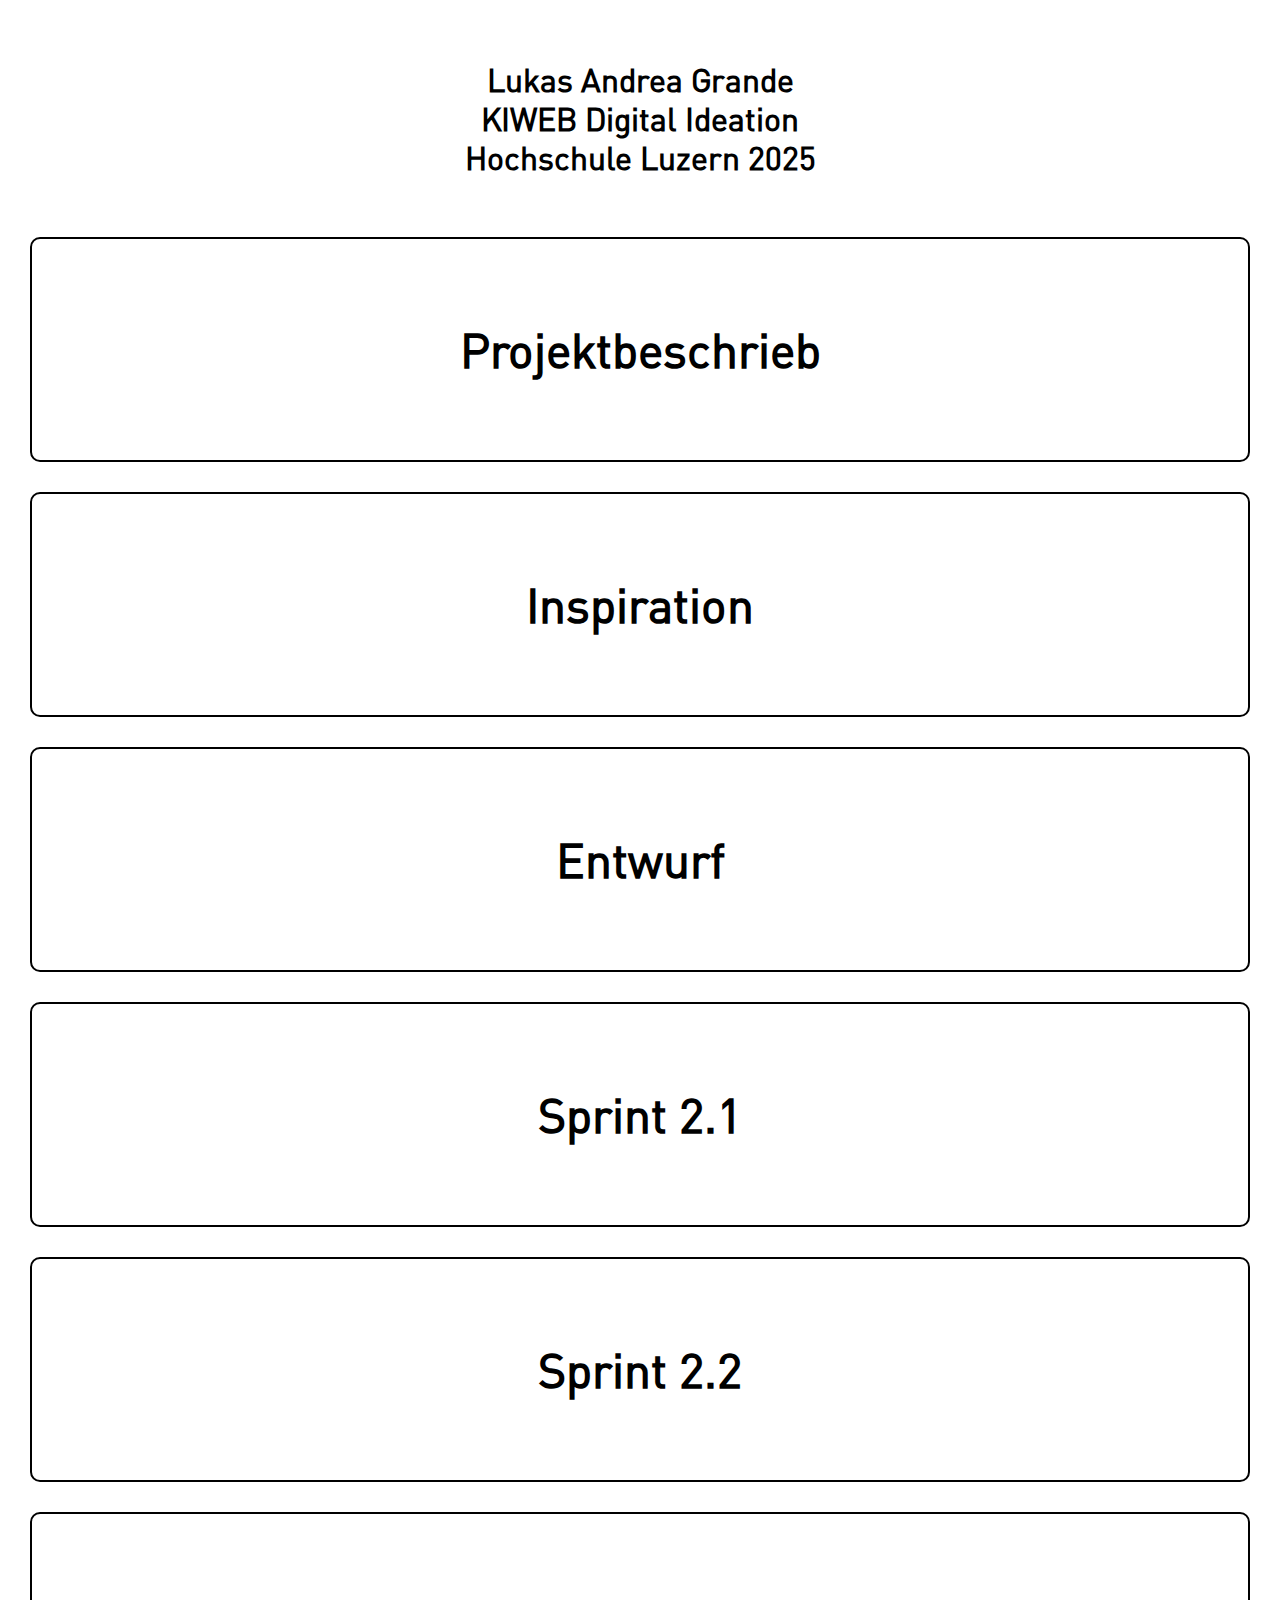
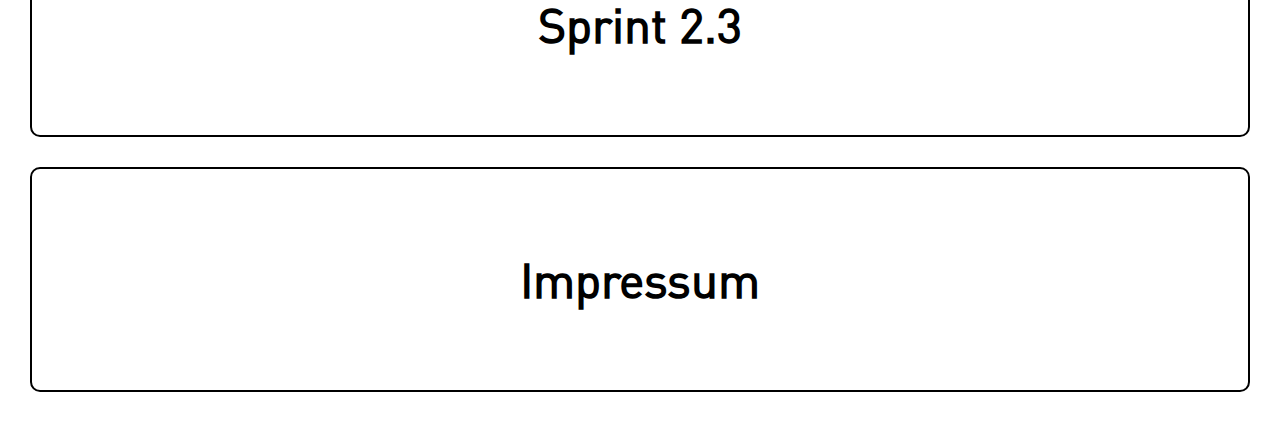
<file: index.html>
<!DOCTYPE html>
<html lang="en">
<head>
  <meta charset="UTF-8">
  <meta name="viewport" content="width=device-width, initial-scale=1.0">
  <link rel="stylesheet" href="styles.css">
  <title>Meine Seite</title>
</head>
<body>

  

  <main>
    <h1 class="title">Lukas Andrea Grande <br>KIWEB Digital Ideation <br>Hochschule Luzern 2025</h1>
        <a href="index_projektbeschrieb.html">
            <section class="content-box">
                <h1>Projektbeschrieb</h1>
            </section>
        </a>

        <a href="index_inspiration.html">
            <section class="content-box">
                <h1>Inspiration</h1>
            </section>
        </a>


    
      <a href="index_sprint_1.html">
          <section class="content-box">
              <h1>Entwurf</h1>
          </section>
      </a>

      <a href="index_sprint_2.1.html">
          <section class="content-box">
              <h1>Sprint 2.1</h1>
          </section>
      </a>

      <a href="index_sprint_2.2.html">
        <section class="content-box">
            <h1>Sprint 2.2</h1>
        </section>
    </a>

    <a href="index_sprint_2.3.html">
        <section class="content-box">
            <h1>Sprint 2.3</h1>
        </section>
    </a>

      <a href="index_impressum.html">
          <section class="content-box">
              <h1>Impressum</h1>
          </section>
      </a>
  </main>

</body>
</html>
</file>
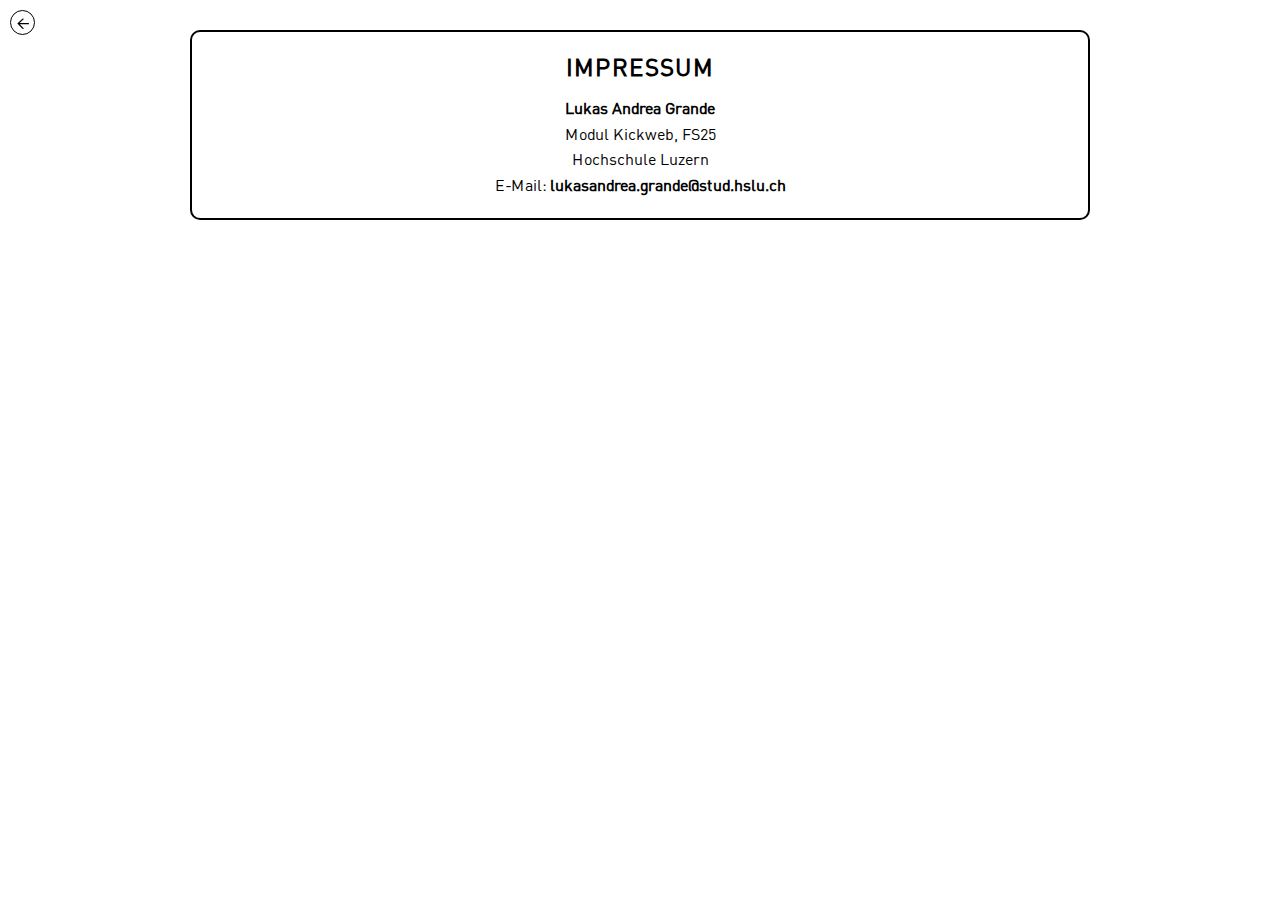
<file: index_impressum.html>
<!DOCTYPE html>
<html lang="en">
<head>
  <meta charset="UTF-8">
  <meta name="viewport" content="width=device-width, initial-scale=1.0">
  <link rel="stylesheet" href="styles_impressum.css">
  <title>Meine Seite</title>
</head>
<a href="index.html" class="back-button"> < </a>
<body>

    <main>
        <div class="content-box">
            <h1>Impressum</h1>
            <p>
                
                <strong>Lukas Andrea Grande</strong><br>
                Modul Kickweb, FS25<br>
                Hochschule Luzern<br>
                E-Mail: <a href="mailto:lukasandrea.grande@stud.hslu.ch">lukasandrea.grande@stud.hslu.ch</a>
            </p>
        </div>
    </main>
    
    
</body>
</html>
</file>
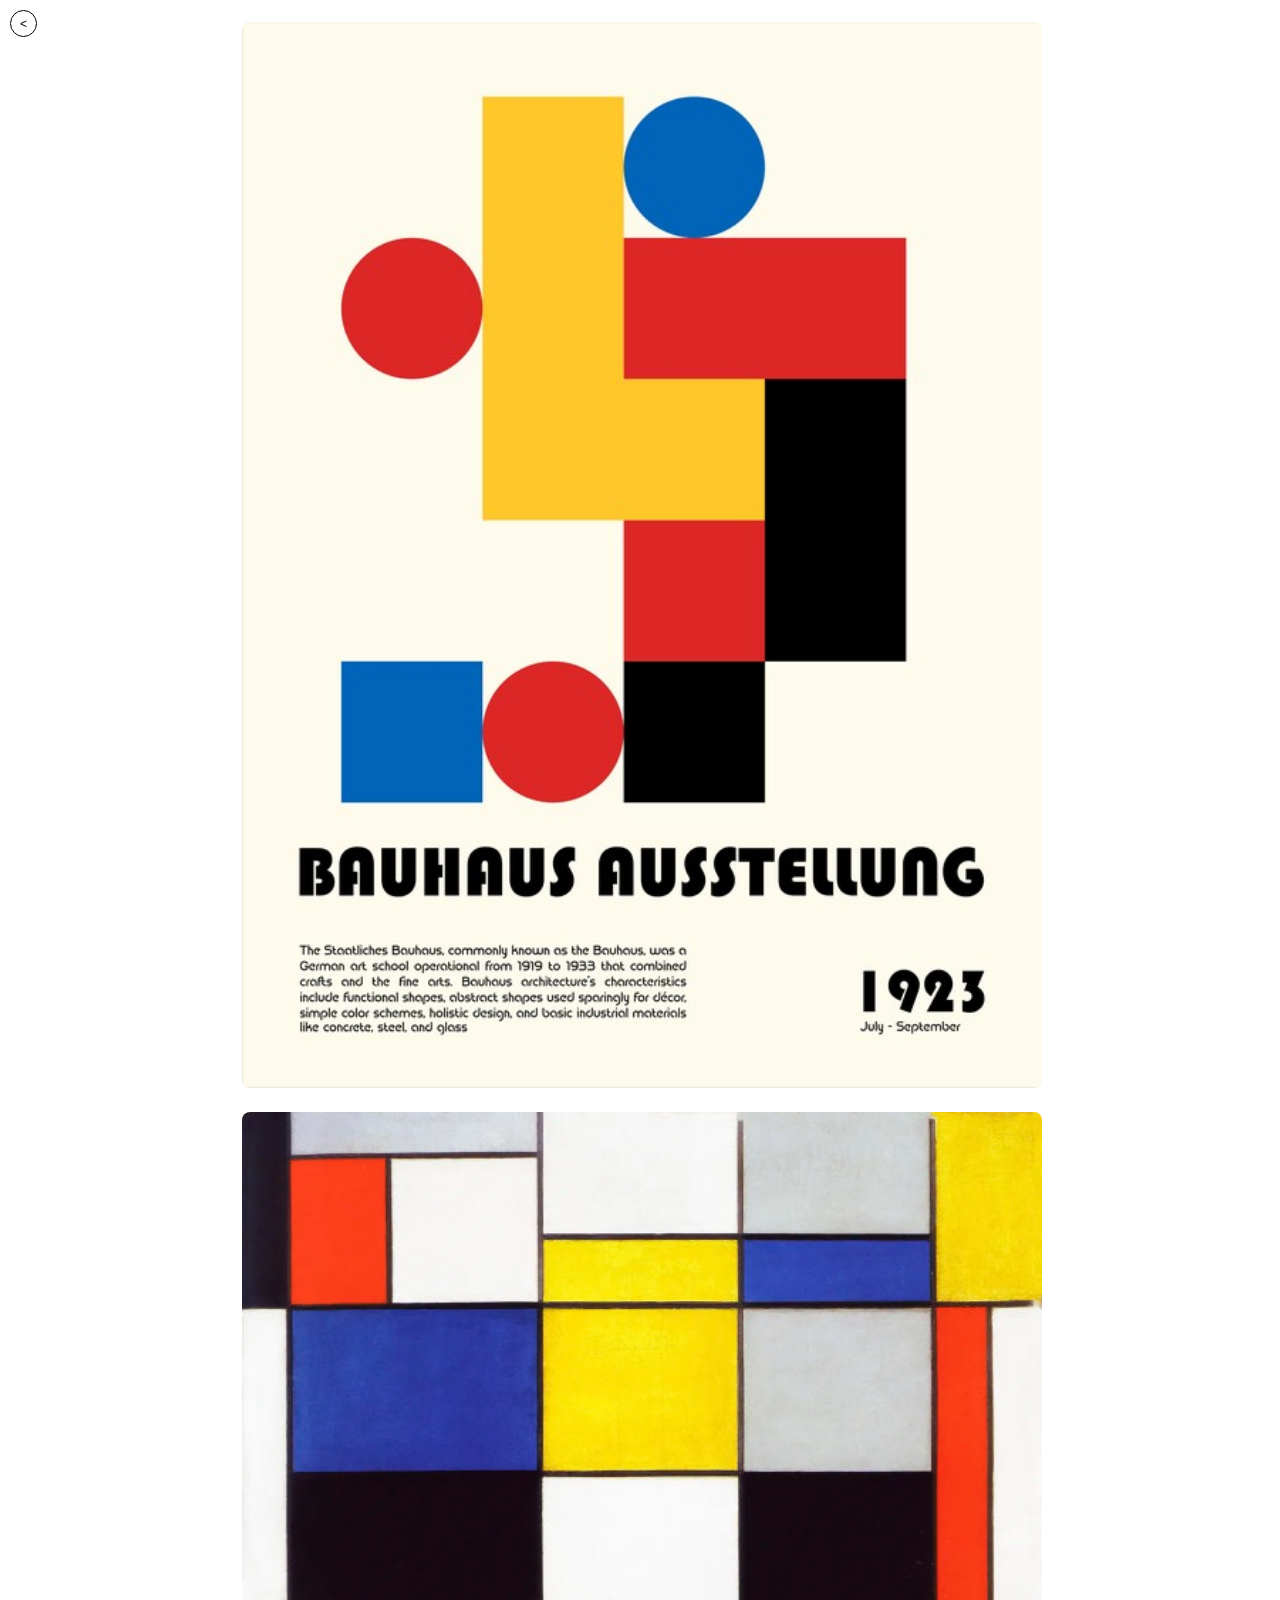
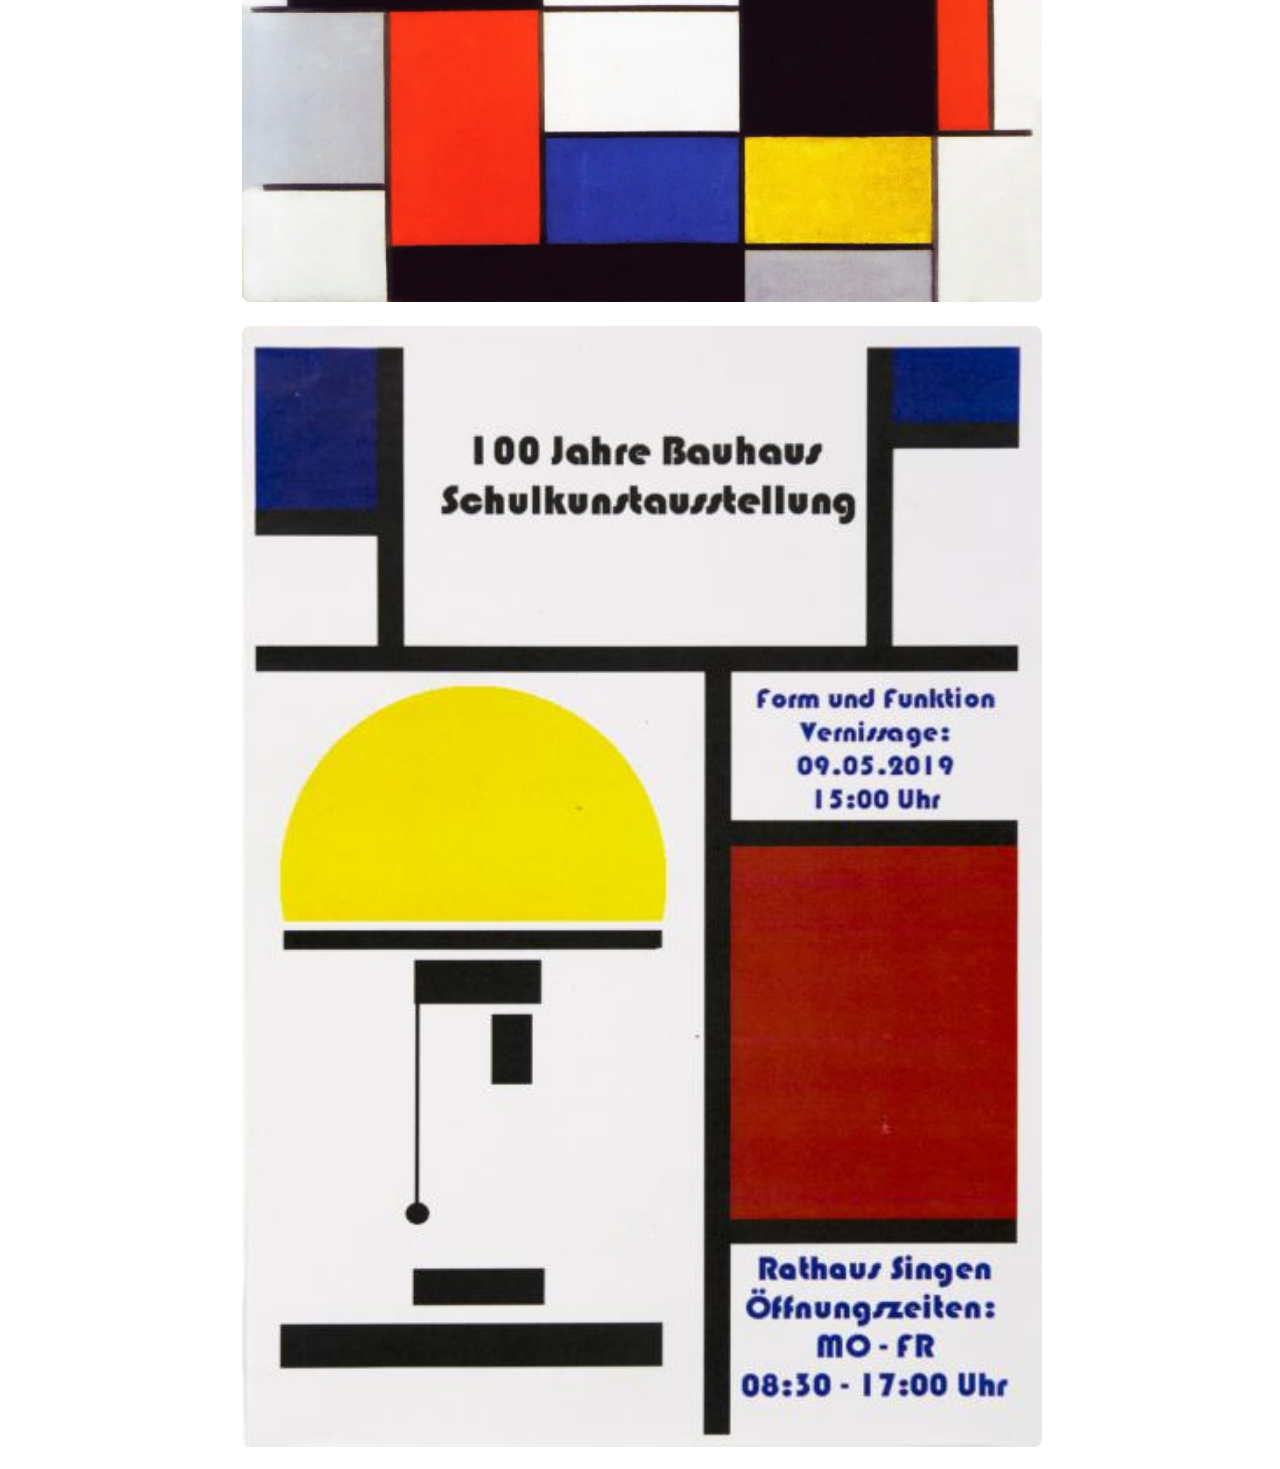
<file: index_inspiration.html>
<!DOCTYPE html>
<html lang="en">
<head>
    <meta charset="UTF-8">
    <meta name="viewport" content="width=device-width, initial-scale=1.0">
    <link rel="stylesheet" href="styles_inspiration.css">
    <title>Inspiration</title>
</head>
<a href="index.html" class="back-button"> < </a>
<body>

    <div class="container">
        <img src="images/inspiration1.jpg" alt="Inspiration 1" class="inspiration-img">
        <img src="images/inspiration2.jpg" alt="Inspiration 2" class="inspiration-img">
        <img src="images/inspiration3.jpg" alt="Inspiration 3" class="inspiration-img">
    </div>

</body>
</html>
</file>
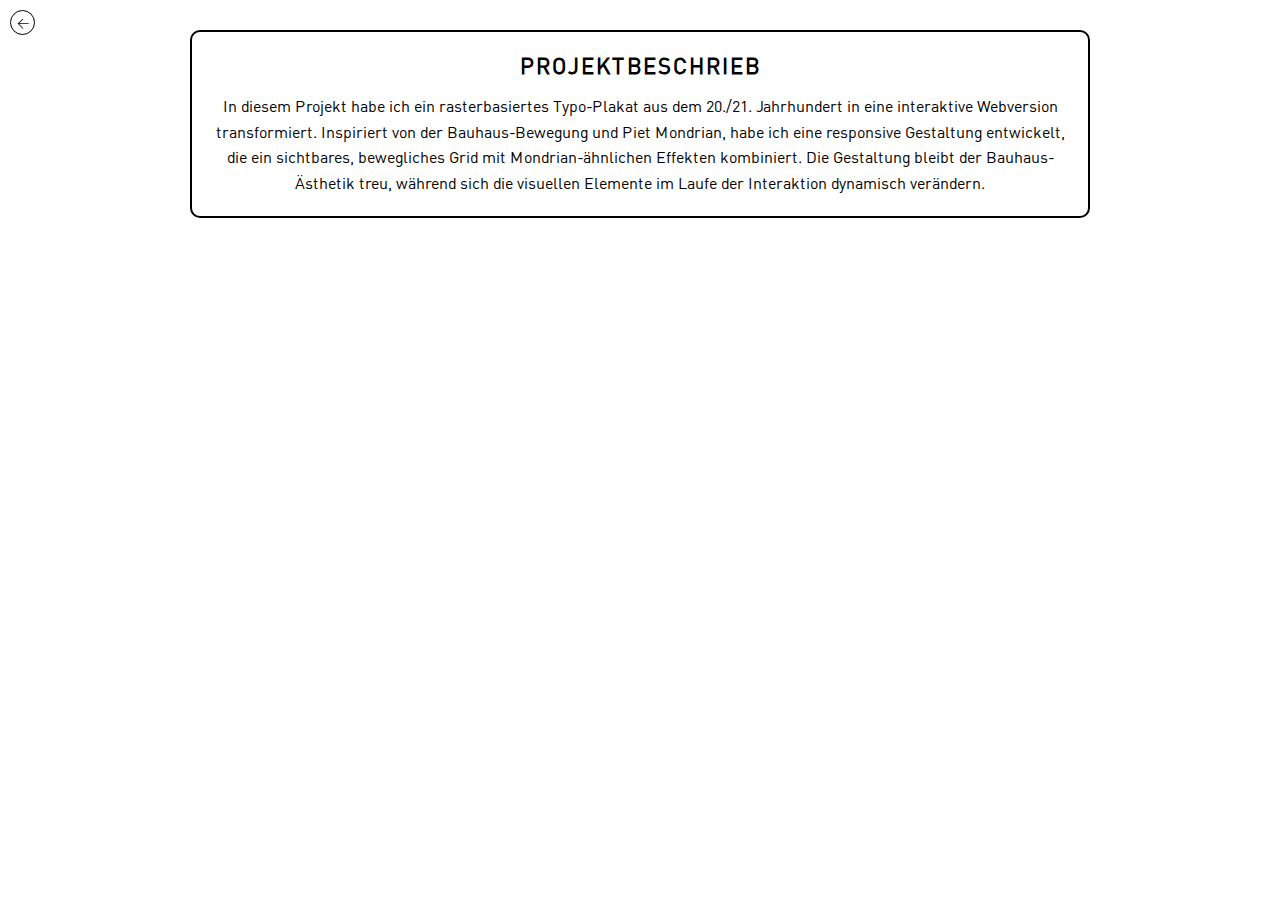
<file: index_projektbeschrieb.html>
<!DOCTYPE html>
<html lang="en">
<head>
  <meta charset="UTF-8">
  <meta name="viewport" content="width=device-width, initial-scale=1.0">
  <link rel="stylesheet" href="styles_projekbeschrieb.css">
  <title>Meine Seite</title>
</head>
<a href="index.html" class="back-button"> < </a>

<body>

  <main>
    <div class="content-box projektbeschreibung">
        <h1>Projektbeschrieb</h1>
        <p>
            In diesem Projekt habe ich ein rasterbasiertes Typo-Plakat aus dem 20./21. Jahrhundert in eine interaktive Webversion transformiert.  
            Inspiriert von der Bauhaus-Bewegung und Piet Mondrian, habe ich eine responsive Gestaltung entwickelt, die ein sichtbares, bewegliches Grid mit Mondrian-ähnlichen Effekten kombiniert.  
            Die Gestaltung bleibt der Bauhaus-Ästhetik treu, während sich die visuellen Elemente im Laufe der Interaktion dynamisch verändern.
        </p>
    </div>

</main>

      


</body>
</html>
</file>
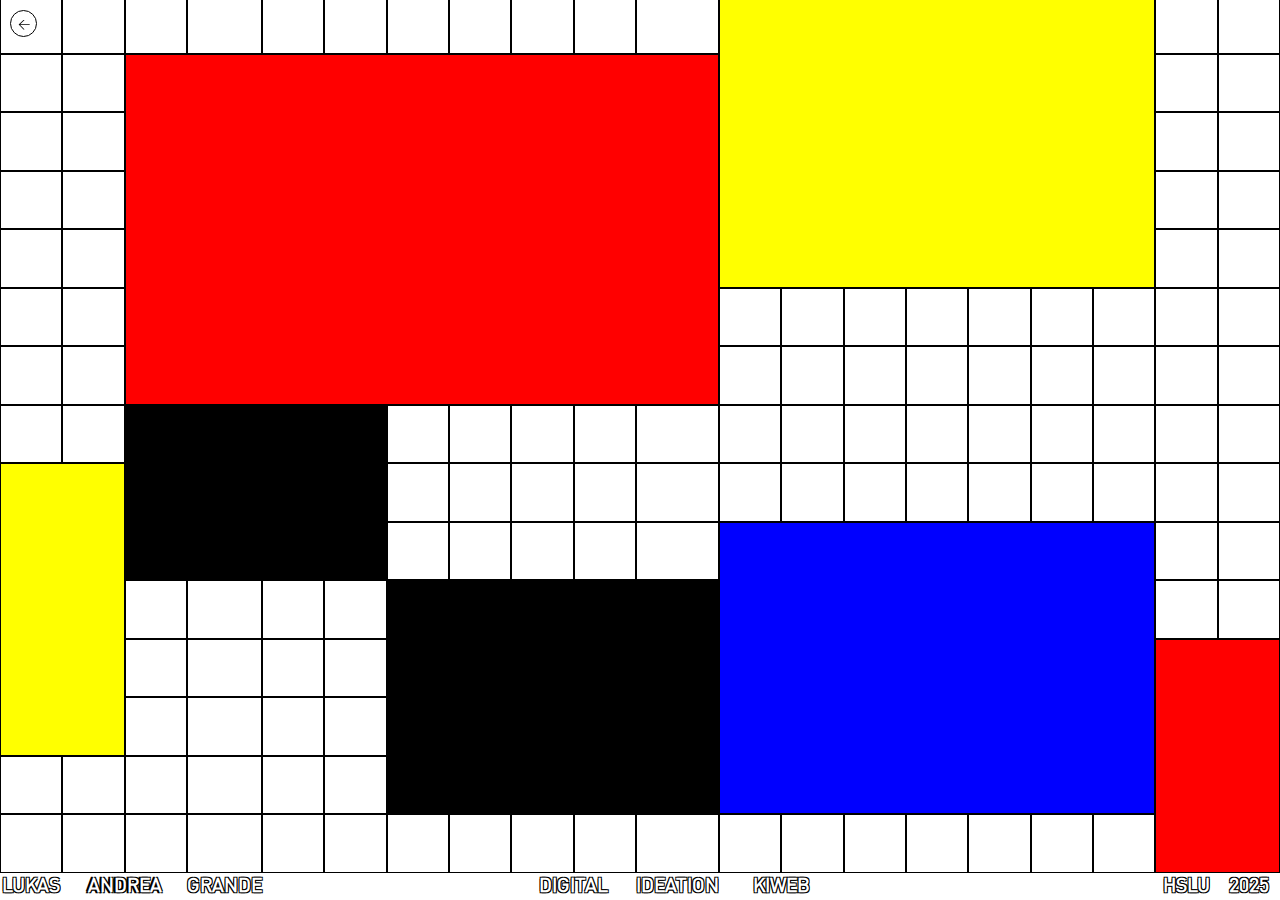
<file: index_sprint_1.html>
<!DOCTYPE html>
<html lang="en">
<head>
    <meta charset="UTF-8">
    <meta name="viewport" content="width=device-width, initial-scale=1.0">
    <title>Grid Layout</title>
    <link rel="stylesheet" href="styles_sprint_1.css">
</head>
<a href="index.html" class="back-button"> < </a>
<body>
    <div class="grid-container">
        <div class="grid"></div>

      
        <div class="word" id="lukas">LUKAS</div>
        <div class="word" id="andrea">ANDREA</div>
        <div class="word" id="grande">GRANDE</div>
        <div class="word" id="digital">DIGITAL</div>
        <div class="word" id="ideation">IDEATION</div>
        <div class="word" id="kiweb">KIWEB</div>
        <div class="word" id="hslu">HSLU</div>
        <div class="word" id="year">2025</div>


        
        
        <div class="colored-section red-bar"></div>
        <div class="colored-section red-bar-2"></div>
        <div class="colored-section blue-bar"></div>
        <div class="colored-section yellow-bar"></div>
        <div class="colored-section yellow-bar-2"></div>
        <div class="colored-section black-block"></div>
        <div class="colored-section black-block-2"></div>
        <div class="colored-section filler-block-1"></div>
        <div class="colored-section filler-block-2"></div>
        <div class="colored-section filler-block-3"></div>
        <div class="colored-section circle-yellow"></div>
        <div class="colored-section circle-blue"></div>
    </div>
    <script src="script_sprint_1.js"></script>
</body>
</html>
</file>
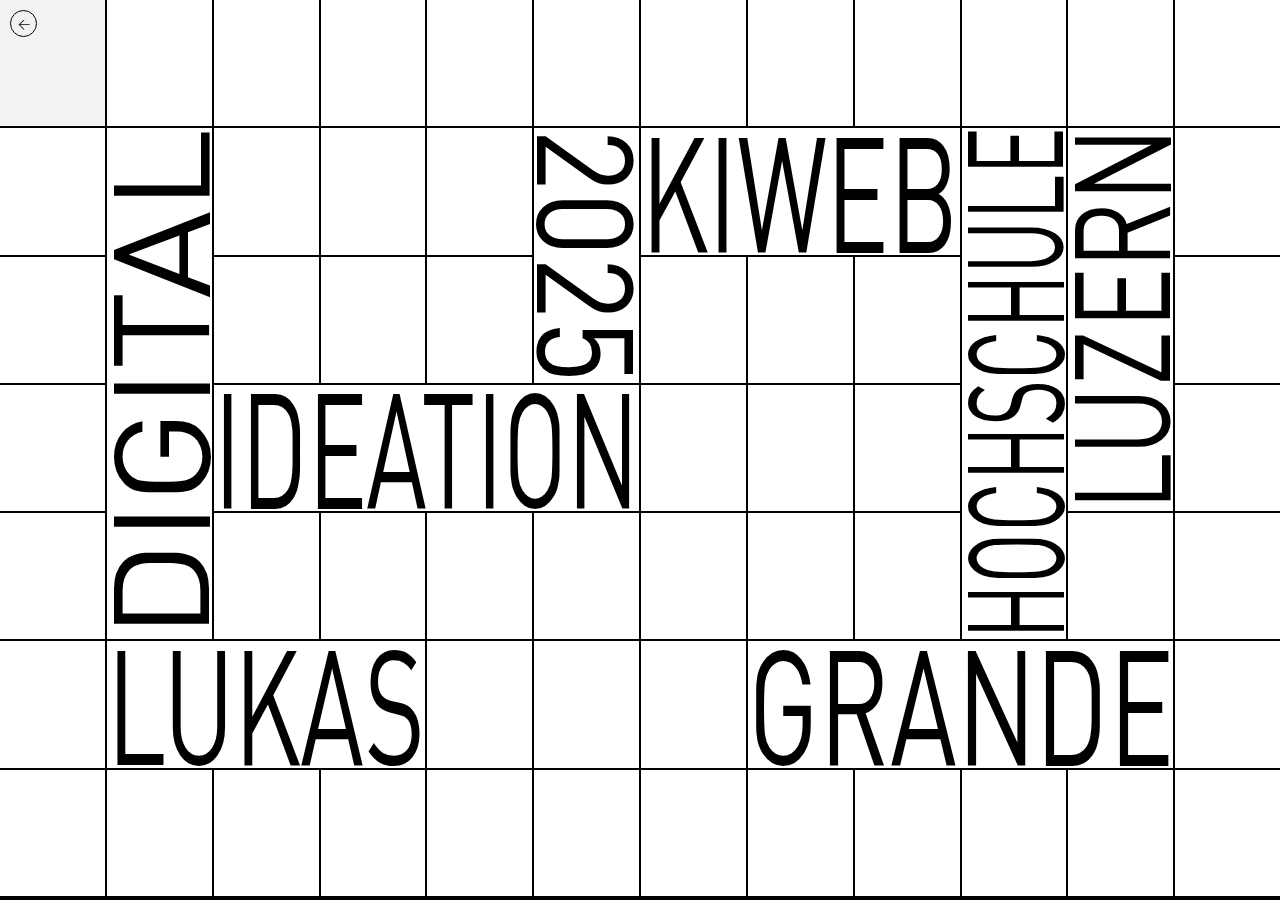
<file: index_sprint_2.1.html>
<!DOCTYPE html>
<html lang="en">
<head>
  <meta charset="UTF-8">
  <meta name="viewport" content="width=device-width, initial-scale=1.0">
  <title>Responsive Grid with Words</title>
  <link rel="stylesheet" href="styles_sprint_2.1.css">
</head>
<a href="index.html" class="back-button"> < </a>

<body>
  

  <div class="grid">
    <!-- You can easily add more cells or modify existing ones here -->
    <div class="cell"></div>
    <div class="cell"></div>
    <div class="cell"></div>
    <div class="cell"></div>
    <div class="cell"></div>
    <div class="cell"></div>
    <div class="cell"></div>
    <div class="cell"></div>
    <div class="cell"></div>
    <div class="cell"></div>
    <div class="cell"></div>
    <div class="cell"></div>
    <div class="cell"></div>
    <div class="cell"><span class="rotated-text">DIGITAL</span></div>
    <div class="cell"></div>
    <div class="cell"></div>
    <div class="cell"></div>
    <div class="cell"><span class="rotated-text2">2025</span></div>
    <div class="cell"><span class="non-rotated-text">KIWEB</span></div>
    <div class="cell"><span class="rotated-text">HOCHSCHULE</span></div>
    <div class="cell"><span class="rotated-text">LUZERN</span></div>
    <div class="cell"></div>
    <div class="cell"></div>
    <div class="cell"></div>
    <div class="cell"></div>
    <div class="cell"></div>
    <div class="cell"></div>
    <div class="cell"></div>
    <div class="cell"></div>
    <div class="cell"></div>
    <div class="cell"></div>
    <div class="cell"><span class="non-rotated-text">IDEATION</span></div>
    <div class="cell"></div>
    <div class="cell"></div>
    <div class="cell"></div>
    <div class="cell"></div>
    <div class="cell"></div>
    <div class="cell"></div>
    <div class="cell"></div>
    <div class="cell"></div>
    <div class="cell"></div>
    <div class="cell"></div>
    <div class="cell"></div>
    <div class="cell"></div>
    <div class="cell"></div>
    <div class="cell"></div>
    <div class="cell"></div>
    <div class="cell"><span class="non-rotated-text">LUKAS</span></div>
    <div class="cell"></div>
    <div class="cell"></div>
    <div class="cell"></div>
    <div class="cell"><span class="non-rotated-text">GRANDE</span></div>
    <div class="cell"></div>
    <div class="cell"></div>
    <div class="cell"></div>
    <div class="cell"></div>
    <div class="cell"></div>
    <div class="cell"></div>
    <div class="cell"></div>
    <div class="cell"></div>
    <div class="cell"></div>
    <div class="cell"></div>
    <div class="cell"></div>
    <div class="cell"></div>
    <div class="cell"></div>
    <div class="cell"></div>
    <div class="cell"></div>
    <div class="cell"></div>
    <div class="cell"></div>
    <div class="cell"></div>
    <div class="cell"></div>
    <div class="cell"></div>
    <div class="cell"></div>
    <div class="cell"></div>
    <div class="cell"></div>
    <div class="cell"></div>
    <div class="cell"></div>
    <div class="cell"></div>
    <div class="cell"></div>
    <div class="cell"></div>
    <div class="cell"></div>
    <div class="cell"></div>
    <div class="cell"></div>
    <div class="cell"></div>
    <div class="cell"></div>
  </div>


  

  <script src="script_sprint_2.1.js"></script>
</body>
</html>
</file>
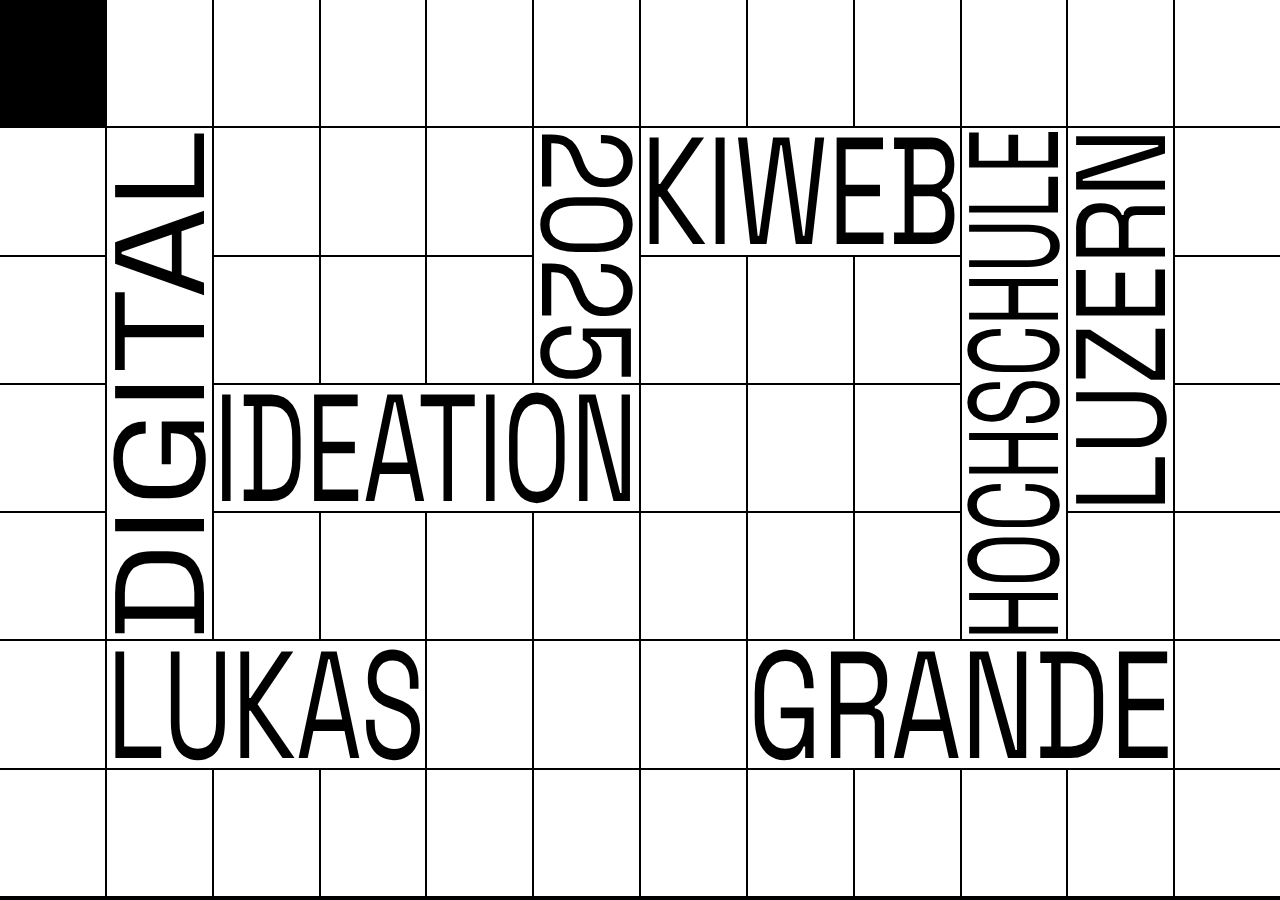
<file: index_sprint_2.2.html>
<!DOCTYPE html>
<html lang="en">
<head>
  <meta charset="UTF-8">
  <meta name="viewport" content="width=device-width, initial-scale=1.0">
  <title>Responsive Grid with Words</title>
  <link rel="stylesheet" href="styles_sprint_2.2.css">
</head>
<a href="index.html" class="back-button"> < </a>

<body>
  
  
  <div class="grid">
    <!-- You can easily add more cells or modify existing ones here -->
    <div class="cell"></div>
    <div class="cell"></div>
    <div class="cell"></div>
    <div class="cell"></div>
    <div class="cell"></div>
    <div class="cell"></div>
    <div class="cell"></div>
    <div class="cell"></div>
    <div class="cell"></div>
    <div class="cell"></div>
    <div class="cell"></div>
    <div class="cell"></div>
    <div class="cell"></div>
    <div class="cell"><span class="rotated-text">DIGITAL</span></div>
    <div class="cell"></div>
    <div class="cell"></div>
    <div class="cell"></div>
    <div class="cell"><span class="rotated-text2">2025</span></div>
    <div class="cell"><span class="non-rotated-text">KIWEB</span></div>
    <div class="cell"><span class="rotated-text">HOCHSCHULE</span></div>
    <div class="cell"><span class="rotated-text">LUZERN</span></div>
    <div class="cell"></div>
    <div class="cell"></div>
    <div class="cell"></div>
    <div class="cell"></div>
    <div class="cell"></div>
    <div class="cell"></div>
    <div class="cell"></div>
    <div class="cell"></div>
    <div class="cell"></div>
    <div class="cell"></div>
    <div class="cell"><span class="non-rotated-text">IDEATION</span></div>
    <div class="cell"></div>
    <div class="cell"></div>
    <div class="cell"></div>
    <div class="cell"></div>
    <div class="cell"></div>
    <div class="cell"></div>
    <div class="cell"></div>
    <div class="cell"></div>
    <div class="cell"></div>
    <div class="cell"></div>
    <div class="cell"></div>
    <div class="cell"></div>
    <div class="cell"></div>
    <div class="cell"></div>
    <div class="cell"></div>
    <div class="cell"><span class="non-rotated-text">LUKAS</span></div>
    <div class="cell"></div>
    <div class="cell"></div>
    <div class="cell"></div>
    <div class="cell"><span class="non-rotated-text">GRANDE</span></div>
    <div class="cell"></div>
    <div class="cell"></div>
    <div class="cell"></div>
    <div class="cell"></div>
    <div class="cell"></div>
    <div class="cell"></div>
    <div class="cell"></div>
    <div class="cell"></div>
    <div class="cell"></div>
    <div class="cell"></div>
    <div class="cell"></div>
    <div class="cell"></div>
    <div class="cell"></div>
    <div class="cell"></div>
    <div class="cell"></div>
    <div class="cell"></div>
    <div class="cell"></div>
    <div class="cell"></div>
    <div class="cell"></div>
    <div class="cell"></div>
    <div class="cell"></div>
    <div class="cell"></div>
    <div class="cell"></div>
    <div class="cell"></div>
    <div class="cell"></div>
    <div class="cell"></div>
    <div class="cell"></div>
    <div class="cell"></div>
    <div class="cell"></div>
    <div class="cell"></div>
    <div class="cell"></div>
    <div class="cell"></div>
    <div class="cell"></div>
  </div>


  

  <script src="script_sprint_2.2.js"></script>
</body>
</html>
</file>
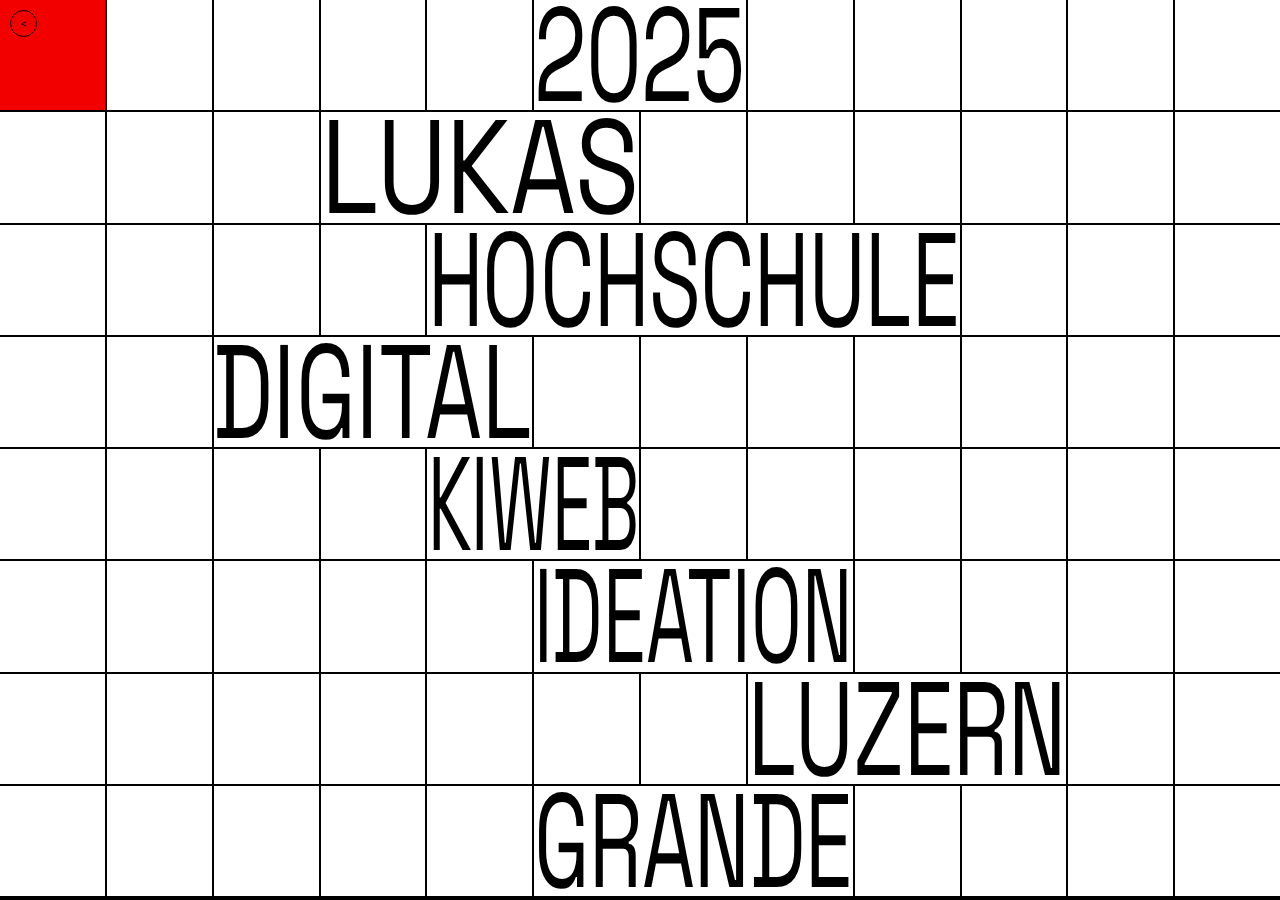
<file: index_sprint_2.3.html>
<!DOCTYPE html>
<html lang="en">
<head>
  <meta charset="UTF-8">
  <meta name="viewport" content="width=device-width, initial-scale=1.0">
  <title>Responsive Grid with Words</title>
  <link rel="stylesheet" href="styles_sprint_2.3.css">
</head>
<a href="index.html" class="back-button"> < </a>

<body>
  
  
  <div class="grid">
    <!-- You can easily add more cells or modify existing ones here -->
    <div class="cell"></div>
    <div class="cell"></div>
    <div class="cell"></div>
    <div class="cell"></div>
    <div class="cell"></div>
    <div class="cell"><span class="non-rotated-text">2025 </span></div>
    <div class="cell"></div>
    <div class="cell"></div>
    <div class="cell"></div>
    <div class="cell"></div>
    <div class="cell"></div>
    <div class="cell"></div>
    <div class="cell"></div>
    <div class="cell"></div>
    <div class="cell"><span class="non-rotated-text">LUKAS</span></div>
    <div class="cell"></div>
    <div class="cell"></div>
    <div class="cell"></div>
    <div class="cell"></div>
    <div class="cell"></div>
    <div class="cell"></div>
    <div class="cell"></div>
    <div class="cell"></div>
    <div class="cell"></div>
    <div class="cell"></div>
    <div class="cell"><span class="non-rotated-text">HOCHSCHULE </span></div>
    <div class="cell"></div>
    <div class="cell"></div>
    <div class="cell"></div>
    <div class="cell"></div>
    <div class="cell"></div>
    <div class="cell"><span class="non-rotated-text">DIGITAL</span></div>
    <div class="cell"></div>
    <div class="cell"></div>
    <div class="cell"></div>
    <div class="cell"></div>
    <div class="cell"></div>
    <div class="cell"></div>
    <div class="cell"></div>
    <div class="cell"></div>
    <div class="cell"></div>
    <div class="cell"></div>
    <div class="cell"></div>
    <div class="cell"><span class="non-rotated-text">KIWEB </span></div>
    <div class="cell"></div>
    <div class="cell"></div>
    <div class="cell"></div>
    <div class="cell"></div>
    <div class="cell"></div>
    <div class="cell"></div>
    <div class="cell"></div>
    <div class="cell"></div>
    <div class="cell"></div>
    <div class="cell"></div>
    <div class="cell"></div>
    <div class="cell"><span class="non-rotated-text">IDEATION </span></div>
    <div class="cell"></div>
    <div class="cell"></div>
    <div class="cell"></div>
    <div class="cell"></div>
    <div class="cell"></div>
    <div class="cell"></div>
    <div class="cell"></div>
    <div class="cell"></div>
    <div class="cell"></div>
    <div class="cell"></div>
    <div class="cell"></div>
    <div class="cell"><span class="non-rotated-text">LUZERN </span></div>
    <div class="cell"></div>
    <div class="cell"></div>
    <div class="cell"></div>
    <div class="cell"></div>
    <div class="cell"></div>
    <div class="cell"></div>
    <div class="cell"></div>
    <div class="cell"><span class="non-rotated-text">GRANDE </span></div>
    <div class="cell"></div>
    <div class="cell"></div>
    <div class="cell"></div>
    <div class="cell"></div>
    <div class="cell"></div>
    <div class="cell"></div>
    <div class="cell"></div>
    <div class="cell"></div>
    <div class="cell"></div>
    <div class="cell"></div>
    <div class="cell"></div>
    <div class="cell"></div>
    <div class="cell"></div>
    <div class="cell"></div>
    <div class="cell"></div>
    <div class="cell"></div>
    <div class="cell"></div>
    <div class="cell"></div>
    <div class="cell"></div>
    <div class="cell"></div>
    <div class="cell"></div>
  </div>


  

  <script src="script_sprint_2.3.js"></script>
</body>
</html>
</file>
<file: styles.css>
* {
    margin: 0;
    padding: 0;
    box-sizing: border-box;
}

body {
    display: flex;
    flex-direction: column;
    align-items: center;
    justify-content: center;
    font-family: DIN, sans-serif;
    background: white;
    color: white;
    min-height: 10vh;
}
.title {
    font-size: 32px;
    font-weight: bold;
    text-align: center;
    padding: 30px;
    color: black;
}


main {
    width: 100%;
    display: flex;
    flex-direction: column;
    align-items: center;
    gap: 30px;
    padding: 30px;
}

.content-box {
    width: 100%;
    height: 25vh;
    background: white;
    display: flex;
    align-items: center;
    justify-content: center;
    border-radius: 10px;
    text-align: center;
    font-size: 24px;
    transition: 0.3s ease-in-out;
    border: 2px solid black;
    color: black;
}

.content-box:hover {
    background: rgba(255, 255, 255, 0.2);
    transform: scale(1.02);
    border-color: red; /* Hover-Effekt */
}

a {
    text-decoration: none;
    width: 100%;
    display: flex;
    justify-content: center;
}



@font-face {
    font-family: 'DIN';
    src: url(Fonts/DIN-Regular.woff2) format("woff2"),
         url(Fonts/DIN-Regular.woff) format("woff");
    font-weight: normal;
    font-style: normal;
}
</file>
<file: styles_impressum.css>
* {
    margin: 0;
    padding: 0;
    box-sizing: border-box;
}

body {
    display: flex;
    flex-direction: column;
    align-items: center;
    justify-content: center;
    font-family: 'DIN', sans-serif;
    background: white;
    color: black;
    min-height: 10vh;
}

main {
    width: 100%;
    display: flex;
    flex-direction: column;
    align-items: center;
    gap: 30px;
    padding: 30px;
}

.content-box {
    width: 100%;
    max-width: 100vh;
    height: auto;
    background: white;
    display: flex;
    flex-direction: column;
    align-items: center;
    justify-content: center;
    border-radius: 10px;
    text-align: center;
    font-size: 20px;
    border: 2px solid black;
    color: black;
    padding: 20px;
}

h1 {
    font-size: 24px;
    text-transform: uppercase;
    letter-spacing: 2px;
    margin-bottom: 15px;
    color: black;
}

p {
    font-size: 16px;
    line-height: 1.6;
}

a {
    color: black;
    text-decoration: none;
    font-weight: bold;
}

a:hover {
    text-decoration: underline;
    color: red;
}

@font-face {
    font-family: 'DIN';
    src: url(Fonts/DIN-Regular.woff2) format("woff2"),
         url(Fonts/DIN-Regular.woff) format("woff");
    font-weight: normal;
    font-style: normal;
}

.back-button {
    position: fixed;
    top: 10px;
    left: 10px;
    width: 25px;
    height: 25px;
    background: transparent;
    border: 1px solid black;
    color: black;
    display: flex;
    align-items: center;
    justify-content: center;
    font-size: 12px;
    text-decoration: none;
    border-radius: 50%;
    transition: 0.3s;
    z-index: 1000; /* Damit er immer sichtbar bleibt */
}

.back-button:hover {
    border: 1px solid red;
}
</file>
<file: styles_inspiration.css>
body {
    margin: 0;
    padding: 0;
    background-color: white;
    font-family: 'DIN', sans-serif;
    display: flex;
    flex-direction: column;
    align-items: center;
}

.container {
    width: 100%;
    max-width: 800px;
    display: flex;
    flex-direction: column;
    gap: 20px;
    padding: 20px 0;
}

.inspiration-img {
    width: 100%;
    height: auto;
    border-radius: 10px;
    border: 2px solid white;
}
.back-button {
    position: fixed;
    top: 10px;
    left: 10px;
    width: 25px;
    height: 25px;
    background: transparent;
    border: 1px solid black;
    color: black;
    display: flex;
    align-items: center;
    justify-content: center;
    font-size: 12px;
    text-decoration: none;
    border-radius: 50%;
    transition: 0.3s;
    z-index: 1000; /* Damit er immer sichtbar bleibt */
}

.back-button:hover {
    border: 1px solid red;
}
</file>
<file: styles_projekbeschrieb.css>
* {
    margin: 0;
    padding: 0;
    box-sizing: border-box;
}

body {
    display: flex;
    flex-direction: column;
    align-items: center;
    justify-content: center;
    font-family: 'DIN', sans-serif;
    background: white;
    color: black;
    min-height: 10vh;
}

main {
    width: 100%;
    display: flex;
    flex-direction: column;
    align-items: center;
    gap: 30px;
    padding: 30px;
}

.content-box {
    width: 100%;
    max-width: 100vh;
    height: auto;
    background: white;
    display: flex;
    flex-direction: column;
    align-items: center;
    justify-content: center;
    border-radius: 10px;
    text-align: center;
    font-size: 20px;
    border: 2px solid black;
    color: black;
    padding: 20px;
}



h1 {
    font-size: 22px;
    text-transform: uppercase;
    letter-spacing: 2px;
    margin-bottom: 15px;
    color: black;
}

p {
    font-size: 16px;
    line-height: 1.6;
}

@font-face {
    font-family: 'DIN';
    src: url(Fonts/DIN-Regular.woff2) format("woff2"),
         url(Fonts/DIN-Regular.woff) format("woff");
    font-weight: normal;
    font-style: normal;
}
.back-button {
    position: fixed;
    top: 10px;
    left: 10px;
    width: 25px;
    height: 25px;
    background: transparent;
    border: 1px solid black;
    color: black;
    display: flex;
    align-items: center;
    justify-content: center;
    font-size: 12px;
    text-decoration: none;
    border-radius: 50%;
    transition: 0.3s;
    z-index: 1000; /* Damit er immer sichtbar bleibt */
}

.back-button:hover {
    border: 1px solid red;
}
</file>
<file: styles_sprint_1.css>
body {
    margin: 0;
    padding: 0;
    overflow: hidden;
    font-family: 'DIN', sans-serif;
    background-color: white;
    width: 100vw;
    height: 99vh;
    display: flex;
    justify-content: center;
    align-items: center;
    
}
@font-face {
    font-family: 'DIN';
    src: url(Fonts/DIN-Regular.woff2) format("woff2"),
         url(Fonts/DIN-Regular.woff) format("woff");
    font-weight: normal;
    font-style: normal;
}

.grid-container {
    width: 100vw;
    height: 100vh;
    display: grid;
    grid-template-columns: repeat(20, 1fr);
    grid-template-rows: repeat(15, 1fr);
    position: relative;
}

.grid {
    display: contents; /* Makes grid cells part of the main grid */
}

.grid div {
    border: 0.1vw solid black;
}

/* Words & Sections inside Grid */
.word, .colored-section {
    display: flex;
    align-items: center;
    justify-content: center;
    font-size: clamp(1vw, 1.5vw, 2.5vw);
    font-weight: bold;
    color: white;
    text-shadow: -0.1vw -0.1vw 0 black, 0.1vw -0.1vw 0 black, -0.1vw 0.1vw 0 black, 0.1vw 0.1vw 0 black;
}


#lukas {grid-column: 1; }
#andrea {grid-column: 2/4;}
#grande {grid-column: 4/5;}
#digital {grid-column: 9/11;}
#ideation {grid-column: 11/12;}
#kiweb {grid-column: 12/14;}
#hslu {grid-column: 19;}
#year {grid-column: 20;}

.red-bar { background-color: red; grid-column: 3/12; grid-row:2/8;border: 0.1vw solid black; }
.red-bar-2{ background-color: red; grid-column: 19/21; grid-row:12/16;border: 0.1vw solid black; }
.blue-bar { background-color: blue; grid-column: 12 / 19; grid-row: 10 / 15; border: 0.1vw solid black;}
.yellow-bar { background-color: yellow; grid-column: 12/19; grid-row: 1/6; border: 0.1vw solid black; }
.yellow-bar-2 { background-color: yellow; grid-column: 1/3; grid-row: 9/14; border: 0.1vw solid black; }
.black-block { background-color: black; grid-column: 3/7 ; grid-row: 8/11; z-index: 1;}
.black-block-2 { background-color: black; grid-column: 7/12 ; grid-row:11/15;}


@media (max-width: 1200px) {
    .grid-container {
        grid-template-columns: repeat(18, 1fr);
        grid-template-rows: repeat(12, 1fr);
    }
    #lukas {grid-column: 1; }
    #andrea {grid-column: 2/4;}
    #grande {grid-column: 4/5;}
    #digital {grid-column: 9/10;}
    #ideation {grid-column: 11/12;}
    #kiweb {grid-column: 13/14;}
    #hslu {grid-column: 17;}
    #year {grid-column: 18;}
    
    .red-bar { background-color: red; grid-column: 8/3 ; grid-row: 6/8;border: 0.1vw solid black; }
.red-bar-2{ background-color: red; grid-column: 8; grid-row: 10/13;border: 0.1vw solid black; }
.blue-bar { background-color: blue; grid-column: 9/15; grid-row: 10/13; border: 0.1vw solid black;}
.yellow-bar { background-color: yellow; grid-column: 2/6; grid-row: 3/6; border: 0.1vw solid black; }
.yellow-bar-2 { background-color: yellow; grid-column: 13/15; grid-row: 6/10; border: 0.1vw solid black; }
.black-block { background-color: black; grid-column: 4/10; grid-row:8/10; z-index: 1;}
.black-block-2 { background-color: black; grid-column: 13/15 ; grid-row:4/6;}
    
    
}

@media (max-width: 768px) {
    .grid-container {
        grid-template-columns: repeat(13, 1fr);
        grid-template-rows: repeat(8, 1fr);
    }
    #lukas {grid-column: 1; }
    #andrea {grid-column: 2;}
    #grande {grid-column: 3;}
    #digital {grid-column: 7;}
    #ideation {grid-column: 8;}
    #kiweb {grid-column: 11;}
    #hslu {grid-column: 12;}
    #year {grid-column: 13;}

    .red-bar { background-color: red; grid-column: 5/9; grid-row: 1;border: 0.1vw solid black; }
    .red-bar-2{ background-color: red; grid-column: 4/6; grid-row: 6/8;border: 0.1vw solid black; }
    .blue-bar { background-color: blue; grid-column: 10/6 ; grid-row: 6/8; border: 0.1vw solid black;}
    .yellow-bar { background-color: yellow; grid-column: 3/7; grid-row: 2/6; border: 0.1vw solid black; }
    .yellow-bar-2 { background-color: yellow; grid-column: 15/17; grid-row: 6/10; border: 0.1vw solid black; }
    .black-block { background-color: black; grid-column: 3/8; grid-row:8; z-index: 1;}
    .black-block-2 { background-color: black; grid-column: 7/9 ; grid-row:2/4;}

}
.back-button {
    position: fixed;
    top: 10px;
    left: 10px;
    width: 25px;
    height: 25px;
    background: transparent;
    border: 1px solid black;
    color: black;
    display: flex;
    align-items: center;
    justify-content: center;
    font-size: 12px;
    text-decoration: none;
    border-radius: 50%;
    transition: 0.3s;
    z-index: 1000; /* Damit er immer sichtbar bleibt */
}

.back-button:hover {
    border: 1px solid red;
}
</file>
<file: styles_sprint_2.1.css>
html, body {
    height: 100%;
    width: 100%;
    margin: 0;
    padding: 0;
    background: #ffffff;
    overflow: hidden
}

body {
    display: grid;
    place-content: center;
    text-align: center;
    font-family: DIN;
    overflow: hidden;
}




@font-face {
    font-family: 'DIN';
    src: url(Fonts/DIN-Regular.woff2) format("woff2"),
         url(Fonts/DIN-Regular.woff) format("woff");
    font-weight: normal;
    font-style: normal;
}


.warning {
    display: none;
}

.grid {
    display: grid;
    grid-template-columns: repeat(12, 1fr); /* Initial grid setup with 12 columns */
    grid-template-rows: repeat(7, 1fr);    /* Initial grid setup with 7 rows */
    align-items: stretch;
    justify-items: stretch;
    background: #000000;
    width: 100vw;
    height: 100vh;
    gap: 2px;
    
    animation: animate-columns 25s ease-in-out infinite;
    animation-delay: 1.5s;

    
    will-change: grid-template-columns, grid-template-rows; /* Hint for optimization */
}


.grid > * {
    width: 100%;
    height: 100%;
    background: rgb(255, 255, 255);
    display: flex;
    justify-content: center;
    align-items: center;
    color: rgb(0, 0, 0);
    overflow: hidden;
   
}

/* Base cell styling with flip transition */
.cell {
    transition: transform 0.6s, background-color 0.6s;
    cursor: pointer;
}

/* Hover effect for background color change */
.cell:hover {
    filter: brightness(0.95);
}

/* Reset background color when flipped */
.cell.flipped {
    color: transparent; /* Hide text */
    transform: rotateY(180deg);
}

/* Flip around the X-axis */
.cell.flipped-x {
    transform: rotateX(180deg);
}




.grid > :nth-child(1) { }
.grid > :nth-child(2) { }
.grid > :nth-child(3) { }
.grid > :nth-child(4) { }
.grid > :nth-child(5) { }
.grid > :nth-child(6) { }
.grid > :nth-child(7) { }
.grid > :nth-child(8) { }
.grid > :nth-child(9) { }
.grid > :nth-child(10) { }
.grid > :nth-child(11) { }
.grid > :nth-child(12) { }
.grid > :nth-child(13) { }
.grid > :nth-child(14) {grid-row: span 4;}
.rotated-text {transform: rotate(-90deg);}
.grid > :nth-child(15) { }
.grid > :nth-child(16) { }
.grid > :nth-child(17) { }
.grid > :nth-child(18) {grid-row: span 2}
.rotated-text2 {transform: rotate(90deg);}
.grid > :nth-child(19) { grid-column: span 3;}
.grid > :nth-child(20) { grid-row: span 4}
.grid > :nth-child(21) { grid-row: span 3}
.grid > :nth-child(22) { }
.grid > :nth-child(23) { }
.grid > :nth-child(24) { }
.grid > :nth-child(25) { }
.grid > :nth-child(26) { }
.grid > :nth-child(27) { }
.grid > :nth-child(28) { }
.grid > :nth-child(29) { }
.grid > :nth-child(30) { }
.grid > :nth-child(31) { }
.grid > :nth-child(32) {grid-column: span 4;}
.grid > :nth-child(33) { }
.grid > :nth-child(34) { }
.grid > :nth-child(35) { }
.grid > :nth-child(36) { }
.grid > :nth-child(37) { }
.grid > :nth-child(38) { }
.grid > :nth-child(39) { }
.grid > :nth-child(40) { }
.grid > :nth-child(41) { }
.grid > :nth-child(42) { }
.grid > :nth-child(43) { }
.grid > :nth-child(44) { }
.grid > :nth-child(45) { }
.grid > :nth-child(46) { }
.grid > :nth-child(47) { }
.grid > :nth-child(48) {grid-column: span 3;}
.grid > :nth-child(49) { }
.grid > :nth-child(50) {}
.grid > :nth-child(51) { }
.grid > :nth-child(52) {grid-column: span 4;}
.grid > :nth-child(53) { }
.grid > :nth-child(54) { }
.grid > :nth-child(55) { }
.grid > :nth-child(56) {}
.grid > :nth-child(57) { }
.grid > :nth-child(58) { }
.grid > :nth-child(59) { }
.grid > :nth-child(60) { }
.grid > :nth-child(64) { }
.grid > :nth-child(65) { }

#intro-screen {
    position: fixed;
    top: 0;
    left: 0;
    width: 100vw;
    height: 100vh;
    background-color: white;
    z-index: 100;
    animation: fadeOut 2.5s ease-out forwards;
}

/* Fade out animation */
@keyframes fadeOut {
    0% { opacity: 1; }
    80% { opacity: 1; }
    100% { opacity: 0; visibility: hidden; }
}

@keyframes animate-columns {
    0% {
        grid-template-columns: 1fr 1fr 1fr 1fr 1fr 1fr 1fr 1fr 1fr 1fr 1fr 1fr;
        grid-template-rows: 1fr 1fr 1fr 1fr 1fr 1fr 1fr;
    }
    12.5% {
        grid-template-columns: 1fr 6fr 3fr 1fr 1fr 1fr 1fr 1fr 1fr 1fr 3fr 1fr;
        grid-template-rows: 1fr 1fr 1fr 1fr 3fr 1fr 1fr;
    }
    25% {
        grid-template-columns: 1fr 6fr 3fr 1fr 1fr 1fr 1fr 1fr 1fr 1fr 3fr 1fr;
        grid-template-rows: 1fr 1fr 1fr 1fr 3fr 1fr 1fr;
    }
    37.5% {
        grid-template-columns: 1fr 1fr 1fr 4fr 1fr 1fr 1fr 1fr 1fr 1fr 1fr 4fr;
        grid-template-rows: 1fr 1fr 1fr 4fr 1fr 3fr 1fr;
    }
    50% {
        grid-template-columns: 1fr 1fr 1fr 4fr 1fr 1fr 1fr 1fr 1fr 1fr 1fr 4fr;
        grid-template-rows: 1fr 1fr 1fr 4fr 1fr 3fr 1fr;
    }
    62.5% {
        grid-template-columns: 1fr 1fr 3fr 1fr 1fr 1fr 1fr 1fr 1fr 1fr 3fr 1fr;
        grid-template-rows: 1fr 3fr 1fr 1fr 1fr 5fr 1fr;
    }
    75% {
        grid-template-columns: 1fr 1fr 3fr 1fr 1fr 1fr 1fr 1fr 1fr 1fr 3fr 1fr;
        grid-template-rows: 1fr 3fr 1fr 1fr 1fr 5fr 1fr;
    }
    87.5% {
        grid-template-columns: 1fr 1fr 1fr 1fr 1fr 1fr 1fr 1fr 1fr 1fr 1fr 1fr;
        grid-template-rows: 1fr 1fr 1fr 1fr 1fr 1fr 1fr;
    }
    100% {
        grid-template-columns: 1fr 1fr 1fr 1fr 1fr 1fr 1fr 1fr 1fr 1fr 1fr 1fr;
        grid-template-rows: 1fr 1fr 1fr 1fr 1fr 1fr 1fr;
    }
}


@media screen and (max-width: 600px) {  /* iPhone screens */
    .grid {
        display: grid;
        grid-template-columns: repeat(4, 1fr); /* Reduce columns */
        grid-template-rows: repeat(8, 1fr); /* Exactly 8 rows */
        height:100vh; /* Adapt to content */
        gap: 1px; /* Adjust spacing */

        animation: animate-columns-mobile 15s ease-in-out infinite;
        animation-delay: 1.5s;

        will-change: grid-template-columns, grid-template-rows;
    }

    .grid > * {
        font-size: 14px; /* Adjust text size */
    }

    
    /* Adjust specific elements */

    .grid > :nth-child(14) { grid-column: 2/ span 3; grid-row: 2;} 
    .grid > :nth-child(18) {grid-column: 2; grid-row: 3; } 
    .grid > :nth-child(19) { grid-column: 4; grid-row: 6 / span 2; }
    .grid > :nth-child(20) { grid-column: 1 /span 3; grid-row: 6; }
    .grid > :nth-child(21) {grid-column: 2 / span 2; grid-row: 7; } 
    .grid > :nth-child(32) { grid-column: 3; grid-row: 3/ span 3; }
    .grid > :nth-child(48) { grid-column: 1; grid-row: 4 / span 2; }
    .grid > :nth-child(52) { grid-column: 1; grid-row: 2/span 2; }

    @keyframes animate-columns-mobile {
        0%{
            grid-template-columns: 1fr 1fr 1fr 1fr ;
            grid-template-rows: 1fr 1fr 1fr 1fr 1fr 1fr 1fr 1fr;
        }
        12.5% {
            grid-template-columns: 2fr 1fr 1fr 1fr ;
            grid-template-rows: 1fr 5fr 3fr 1fr 3fr 1fr 1fr 1fr;
        }
        25% {
            grid-template-columns: 2fr 1fr 1fr 1fr ;
            grid-template-rows: 1fr 5fr 3fr 1fr 3fr 1fr 1fr 1fr;
        }
        37.5% {
            grid-template-columns: 1fr 3fr 0.5fr 1fr;
            grid-template-rows: 0.5fr 5fr 2fr 2fr 2fr 2fr 1fr 1fr;
        }
        50% {
            grid-template-columns: 1fr 3fr 0.5fr 1fr;
            grid-template-rows: 0.5fr 5fr 2fr 2fr 2fr 2fr 1fr 1fr;
        }
        62.5% {
            grid-template-columns: 1fr 1fr 3fr 1fr;
            grid-template-rows: 1fr 1fr 2fr 1fr 2fr 2fr 1fr 1fr;
        }
        75% {
            grid-template-columns: 1fr 1fr 3fr 1fr;
            grid-template-rows: 1fr 1fr 2fr 1fr 2fr 2fr 1fr 1fr;
        }
        87.5% {
            grid-template-columns: 1fr 1fr 1fr 1fr ;
            grid-template-rows: 1fr 1fr 1fr 1fr 1fr 1fr 1fr 1fr;
        }
        100% {
            grid-template-columns: 1fr 1fr 1fr 1fr ;
            grid-template-rows: 1fr 1fr 1fr 1fr 1fr 1fr 1fr 1fr;
        }
    } 
}

.back-button {
    position: fixed;
    top: 10px;
    left: 10px;
    width: 25px;
    height: 25px;
    background: transparent;
    border: 1px solid black;
    color: black;
    display: flex;
    align-items: center;
    justify-content: center;
    font-size: 12px;
    text-decoration: none;
    border-radius: 50%;
    transition: 0.3s;
    z-index: 1000; /* Damit er immer sichtbar bleibt */
}

.back-button:hover {
    border: 1px solid red;
}
</file>
<file: styles_sprint_2.2.css>
html, body {
    height: 100%;
    width: 100%;
    margin: 0;
    padding: 0;
    background: #ffffff;
    overflow: hidden
}

body {
    display: grid;
    place-content: center;
    text-align: center;
    font-family: "SpaceGrotesk";
    overflow: hidden;
}




@font-face {
    font-family: 'SpaceGrotesk';
    src: url(Fonts/SpaceGrotesk-Regular.woff) format("woff");
    font-weight: normal;
    font-style: normal;
}


.warning {
    display: none;
}

.grid {
    display: grid;
    grid-template-columns: repeat(12, 1fr); /* Initial grid setup with 12 columns */
    grid-template-rows: repeat(7, 1fr);    /* Initial grid setup with 7 rows */
    align-items: stretch;
    justify-items: stretch;
    background: #000000;
    width: 100vw;
    height: 100vh;
    gap: 2px;
    
    animation: animate-columns 25s ease-in-out infinite;
    animation-delay: 1.5s;

    
    will-change: grid-template-columns, grid-template-rows; /* Hint for optimization */
}


.grid > * {
    width: 100%;
    height: 100%;
    background: rgb(255, 255, 255);
    display: flex;
    justify-content: center;
    align-items: center;
    color: rgb(0, 0, 0);
    overflow: hidden;
   
}

/* Base cell styling with flip transition */
.cell {
    transition: transform 0.6s, background-color 0.6s;
    cursor: pointer;
}

/* Hover effect for background color change */
.cell:hover {
    filter: brightness(0.95);
}

/* Reset background color when flipped */
.cell.flipped {
    color: transparent; /* Hide text */
    transform: rotateY(180deg);
}

/* Flip around the X-axis */
.cell.flipped-x {
    transform: rotateX(180deg);
}




.grid > :nth-child(1) { }
.grid > :nth-child(2) { }
.grid > :nth-child(3) { }
.grid > :nth-child(4) { }
.grid > :nth-child(5) { }
.grid > :nth-child(6) { }
.grid > :nth-child(7) { }
.grid > :nth-child(8) { }
.grid > :nth-child(9) { }
.grid > :nth-child(10) { }
.grid > :nth-child(11) { }
.grid > :nth-child(12) { }
.grid > :nth-child(13) { }
.grid > :nth-child(14) {grid-row: span 4;}
.rotated-text {transform: rotate(-90deg);}
.grid > :nth-child(15) { }
.grid > :nth-child(16) { }
.grid > :nth-child(17) { }
.grid > :nth-child(18) {grid-row: span 2}
.rotated-text2 {transform: rotate(90deg);}
.grid > :nth-child(19) { grid-column: span 3;}
.grid > :nth-child(20) { grid-row: span 4}
.grid > :nth-child(21) { grid-row: span 3}
.grid > :nth-child(22) { }
.grid > :nth-child(23) { }
.grid > :nth-child(24) { }
.grid > :nth-child(25) { }
.grid > :nth-child(26) { }
.grid > :nth-child(27) { }
.grid > :nth-child(28) { }
.grid > :nth-child(29) { }
.grid > :nth-child(30) { }
.grid > :nth-child(31) { }
.grid > :nth-child(32) {grid-column: span 4;}
.grid > :nth-child(33) { }
.grid > :nth-child(34) { }
.grid > :nth-child(35) { }
.grid > :nth-child(36) { }
.grid > :nth-child(37) { }
.grid > :nth-child(38) { }
.grid > :nth-child(39) { }
.grid > :nth-child(40) { }
.grid > :nth-child(41) { }
.grid > :nth-child(42) { }
.grid > :nth-child(43) { }
.grid > :nth-child(44) { }
.grid > :nth-child(45) { }
.grid > :nth-child(46) { }
.grid > :nth-child(47) { }
.grid > :nth-child(48) {grid-column: span 3;}
.grid > :nth-child(49) { }
.grid > :nth-child(50) {}
.grid > :nth-child(51) { }
.grid > :nth-child(52) {grid-column: span 4;}
.grid > :nth-child(53) { }
.grid > :nth-child(54) { }
.grid > :nth-child(55) { }
.grid > :nth-child(56) {}
.grid > :nth-child(57) { }
.grid > :nth-child(58) { }
.grid > :nth-child(59) { }
.grid > :nth-child(60) { }
.grid > :nth-child(64) { }
.grid > :nth-child(65) { }

#intro-screen {
    position: fixed;
    top: 0;
    left: 0;
    width: 100vw;
    height: 100vh;
    background-color: white;
    z-index: 100;
    animation: fadeOut 2.5s ease-out forwards;
}

/* Fade out animation */
@keyframes fadeOut {
    0% { opacity: 1; }
    80% { opacity: 1; }
    100% { opacity: 0; visibility: hidden; }
}

@keyframes animate-columns {
    0% {
        grid-template-columns: 1fr 1fr 1fr 1fr 1fr 1fr 1fr 1fr 1fr 1fr 1fr 1fr;
        grid-template-rows: 1fr 1fr 1fr 1fr 1fr 1fr 1fr;
    }
    12.5% {
        grid-template-columns: 1fr 6fr 3fr 1fr 1fr 1fr 1fr 1fr 1fr 1fr 3fr 1fr;
        grid-template-rows: 1fr 1fr 1fr 1fr 3fr 1fr 1fr;
    }
    25% {
        grid-template-columns: 1fr 6fr 3fr 1fr 1fr 1fr 1fr 1fr 1fr 1fr 3fr 1fr;
        grid-template-rows: 1fr 1fr 1fr 1fr 3fr 1fr 1fr;
    }
    37.5% {
        grid-template-columns: 1fr 1fr 1fr 4fr 1fr 1fr 1fr 1fr 1fr 1fr 1fr 4fr;
        grid-template-rows: 1fr 1fr 1fr 4fr 1fr 3fr 1fr;
    }
    50% {
        grid-template-columns: 1fr 1fr 1fr 4fr 1fr 1fr 1fr 1fr 1fr 1fr 1fr 4fr;
        grid-template-rows: 1fr 1fr 1fr 4fr 1fr 3fr 1fr;
    }
    62.5% {
        grid-template-columns: 1fr 1fr 3fr 1fr 1fr 1fr 1fr 1fr 1fr 1fr 3fr 1fr;
        grid-template-rows: 1fr 3fr 1fr 1fr 1fr 5fr 1fr;
    }
    75% {
        grid-template-columns: 1fr 1fr 3fr 1fr 1fr 1fr 1fr 1fr 1fr 1fr 3fr 1fr;
        grid-template-rows: 1fr 3fr 1fr 1fr 1fr 5fr 1fr;
    }
    87.5% {
        grid-template-columns: 1fr 1fr 1fr 1fr 1fr 1fr 1fr 1fr 1fr 1fr 1fr 1fr;
        grid-template-rows: 1fr 1fr 1fr 1fr 1fr 1fr 1fr;
    }
    100% {
        grid-template-columns: 1fr 1fr 1fr 1fr 1fr 1fr 1fr 1fr 1fr 1fr 1fr 1fr;
        grid-template-rows: 1fr 1fr 1fr 1fr 1fr 1fr 1fr;
    }
}


@media screen and (max-width: 600px) {  /* iPhone screens */
    .grid {
        display: grid;
        grid-template-columns: repeat(4, 1fr); /* Reduce columns */
        grid-template-rows: repeat(8, 1fr); /* Exactly 8 rows */
        height:100vh; /* Adapt to content */
        gap: 1px; /* Adjust spacing */

        animation: animate-columns-mobile 15s ease-in-out infinite;
        animation-delay: 1.5s;

        will-change: grid-template-columns, grid-template-rows;
    }

    .grid > * {
        font-size: 14px; /* Adjust text size */
    }

    
    /* Adjust specific elements */

    .grid > :nth-child(14) { grid-column: 2/ span 3; grid-row: 2;} 
    .grid > :nth-child(18) {grid-column: 2; grid-row: 3; } 
    .grid > :nth-child(19) { grid-column: 4; grid-row: 6 / span 2; }
    .grid > :nth-child(20) { grid-column: 1 /span 3; grid-row: 6; }
    .grid > :nth-child(21) {grid-column: 2 / span 2; grid-row: 7; } 
    .grid > :nth-child(32) { grid-column: 3; grid-row: 3/ span 3; }
    .grid > :nth-child(48) { grid-column: 1; grid-row: 4 / span 2; }
    .grid > :nth-child(52) { grid-column: 1; grid-row: 2/span 2; }

    @keyframes animate-columns-mobile {
        0%{
            grid-template-columns: 1fr 1fr 1fr 1fr ;
            grid-template-rows: 1fr 1fr 1fr 1fr 1fr 1fr 1fr 1fr;
        }
        12.5% {
            grid-template-columns: 2fr 1fr 1fr 1fr ;
            grid-template-rows: 1fr 5fr 3fr 1fr 3fr 1fr 1fr 1fr;
        }
        25% {
            grid-template-columns: 2fr 1fr 1fr 1fr ;
            grid-template-rows: 1fr 5fr 3fr 1fr 3fr 1fr 1fr 1fr;
        }
        37.5% {
            grid-template-columns: 1fr 3fr 0.5fr 1fr;
            grid-template-rows: 0.5fr 5fr 2fr 2fr 2fr 2fr 1fr 1fr;
        }
        50% {
            grid-template-columns: 1fr 3fr 0.5fr 1fr;
            grid-template-rows: 0.5fr 5fr 2fr 2fr 2fr 2fr 1fr 1fr;
        }
        62.5% {
            grid-template-columns: 1fr 1fr 3fr 1fr;
            grid-template-rows: 1fr 1fr 2fr 1fr 2fr 2fr 1fr 1fr;
        }
        75% {
            grid-template-columns: 1fr 1fr 3fr 1fr;
            grid-template-rows: 1fr 1fr 2fr 1fr 2fr 2fr 1fr 1fr;
        }
        87.5% {
            grid-template-columns: 1fr 1fr 1fr 1fr ;
            grid-template-rows: 1fr 1fr 1fr 1fr 1fr 1fr 1fr 1fr;
        }
        100% {
            grid-template-columns: 1fr 1fr 1fr 1fr ;
            grid-template-rows: 1fr 1fr 1fr 1fr 1fr 1fr 1fr 1fr;
        }
    } 
}

.back-button {
    position: fixed;
    top: 10px;
    left: 10px;
    width: 25px;
    height: 25px;
    background: transparent;
    border: 1px solid black;
    color: black;
    display: flex;
    align-items: center;
    justify-content: center;
    font-size: 12px;
    text-decoration: none;
    border-radius: 50%;
    transition: 0.3s;
    z-index: 1000; /* Damit er immer sichtbar bleibt */
}

.back-button:hover {
    border: 1px solid red;
}
</file>
<file: styles_sprint_2.3.css>
html, body {
    height: 100%;
    width: 100%;
    margin: 0;
    padding: 0;
    background: #ffffff;
    overflow: hidden
}

body {
    display: grid;
    place-content: center;
    text-align: center;
    font-family: "SpaceGrotesk";
    overflow: hidden;
}




@font-face {
    font-family: 'SpaceGrotesk';
    src: url(Fonts/SpaceGrotesk-Regular.woff) format("woff");
    font-weight: bold;
    font-style: bold;
}


.warning {
    display: none;
}

.grid {
    display: grid;
    grid-template-columns: repeat(12, 1fr); 
    grid-template-rows: repeat(8, 1fr);    
    align-items: stretch;
    justify-items: stretch;
    background: #000000;
    width: 100vw;
    height: 100vh;
    gap: 2px;
    
    animation: animate-columns 25s ease-in-out infinite;
    animation-delay: 1.5s;

    
    will-change: grid-template-columns, grid-template-rows; /* Hint for optimization */
}


.grid > * {
    width: 100%;
    height: 100%;
    background: rgb(255, 255, 255);
    display: flex;
    justify-content: center;
    align-items: center;
    color: rgb(0, 0, 0);
    overflow: hidden;
   
}

/* Base cell styling with flip transition */
.cell {
    transition: transform 0.6s, background-color 0.6s;
    cursor: pointer;
}

/* Hover effect for background color change */
.cell:hover {
    filter: brightness(0.95);
}

/* Reset background color when flipped */
.cell.flipped {
    color: transparent; /* Hide text */
    transform: rotateY(180deg);
}

/* Flip around the X-axis */
.cell.flipped-x {
    transform: rotateX(180deg);
}




.grid > :nth-child(1) { }
.grid > :nth-child(2) { }
.grid > :nth-child(3) { }
.grid > :nth-child(4) { }
.grid > :nth-child(5) { }
.grid > :nth-child(6) {grid-column: span 2 }
.grid > :nth-child(7) { }
.grid > :nth-child(8) { }
.grid > :nth-child(9) { }
.grid > :nth-child(10) { }
.grid > :nth-child(11) { }
.grid > :nth-child(12) { }
.grid > :nth-child(13) { }
.grid > :nth-child(14) {}
.grid > :nth-child(15) {grid-column: span 3}
.grid > :nth-child(16) {}
.grid > :nth-child(17) { }
.grid > :nth-child(18) {}
.grid > :nth-child(19) {}
.grid > :nth-child(20) { }
.grid > :nth-child(21) {}
.grid > :nth-child(22) {}
.grid > :nth-child(23) { }
.grid > :nth-child(24) { }
.grid > :nth-child(25) { }
.grid > :nth-child(26) {grid-column: span 5}
.grid > :nth-child(27) {  }
.grid > :nth-child(28) { }
.grid > :nth-child(29) { }
.grid > :nth-child(30) { }
.grid > :nth-child(31) {}
.grid > :nth-child(32) {grid-column: span 3}
.grid > :nth-child(33) { }
.grid > :nth-child(34) {}
.grid > :nth-child(35) {}
.grid > :nth-child(36) { }
.grid > :nth-child(37) { }
.grid > :nth-child(38) { }
.grid > :nth-child(39) { }
.grid > :nth-child(40) { }
.grid > :nth-child(41) { }
.grid > :nth-child(42) { }
.grid > :nth-child(43) { }
.grid > :nth-child(44) { grid-column: span 2}
.grid > :nth-child(45) { }
.grid > :nth-child(46) {  }
.grid > :nth-child(47) {}
.grid > :nth-child(48) {}
.grid > :nth-child(49) { }
.grid > :nth-child(50) {}
.grid > :nth-child(51) { }
.grid > :nth-child(52) { }
.grid > :nth-child(53) {}
.grid > :nth-child(54) { }
.grid > :nth-child(55) {}
.grid > :nth-child(56) {grid-column: span 3 }
.grid > :nth-child(57) { }
.grid > :nth-child(58) { }
.grid > :nth-child(59) {}
.grid > :nth-child(60) { }
.grid > :nth-child(64) { }
.grid > :nth-child(65) { }
.grid > :nth-child(66) { }
.grid > :nth-child(68) {grid-column: span 3 }
.grid > :nth-child(76) {grid-column: span 3 }

#intro-screen {
    position: fixed;
    top: 0;
    left: 0;
    width: 100vw;
    height: 100vh;
    background-color: white;
    z-index: 100;
    animation: fadeOut 2.5s ease-out forwards;
}

/* Fade out animation */
@keyframes fadeOut {
    0% { opacity: 1; }
    80% { opacity: 1; }
    100% { opacity: 0; visibility: hidden; }
}

@keyframes animate-columns {
    0% {
        grid-template-columns: 1fr 1fr 1fr 1fr 1fr 1fr 1fr 1fr 1fr 1fr 1fr 1fr;
        grid-template-rows: 1fr 1fr 1fr 1fr 1fr 1fr 1fr 1fr;
    }
    12.5% {
        grid-template-columns: 0.5fr 0.5fr 3fr 3fr 3fr 3fr 3fr 0.5fr 0.5fr 0.5fr 0.5fr 0.5fr;
        grid-template-rows: 0.5fr 0.5fr 0.5fr 4fr 0.5fr 4fr 0.5fr 0.5fr;
    }
    25% {
        grid-template-columns: 0.5fr 0.5fr 3fr 3fr 3fr 3fr 3fr 0.5fr 0.5fr 0.5fr 0.5fr 0.5fr;
        grid-template-rows: 0.5fr 0.5fr 0.5fr 4fr 0.5fr 4fr 0.5fr 0.5fr;
    }
    37.5% {
        grid-template-columns: 0.5fr 0.5fr 0.5fr 0.5fr 3fr 3fr 3fr 3fr 3fr 0.5fr 0.5fr 0.5fr;
        grid-template-rows: 0.5fr 0.5fr 4fr 0.5fr 0.5fr 0.5fr 4fr 0.5fr;
    }
    50% {
        
        grid-template-columns: 0.5fr 0.5fr 0.5fr 0.5fr 3fr 3fr 3fr 3fr 3fr 0.5fr 0.5fr 0.5fr;
        grid-template-rows: 0.5fr 0.5fr 4fr 0.5fr 0.5fr 0.5fr 4fr 0.5fr;
    }
    62.5% {
        grid-template-columns: 0.5fr 0.5fr 0.5fr 2fr 2fr 2fr 2fr 2fr 0.5fr 0.5fr 0.5fr 0.5fr;
        grid-template-rows: 0.5fr 6fr 0.5fr 0.5fr 0.5fr 0.5fr 0.5fr 6fr;
    }
    75% {
        
        grid-template-columns: 0.5fr 0.5fr 0.5fr 2fr 2fr 2fr 2fr 2fr 0.5fr 0.5fr 0.5fr 0.5fr;
        grid-template-rows: 0.5fr 6fr 0.5fr 0.5fr 0.5fr 0.5fr 0.5fr 6fr;
    }
    87.5% {
        grid-template-columns: 1fr 1fr 1fr 1fr 1fr 1fr 1fr 1fr 1fr 1fr 1fr 1fr;
        grid-template-rows: 1fr 1fr 1fr 1fr 1fr 1fr 1fr 1fr;
    }
    100% {
        grid-template-columns: 1fr 1fr 1fr 1fr 1fr 1fr 1fr 1fr 1fr 1fr 1fr 1fr;
        grid-template-rows: 1fr 1fr 1fr 1fr 1fr 1fr 1fr 1fr ;
    }
}


@media screen and (max-width: 600px) {  /* iPhone screens */
    .grid {
        display: grid;
        grid-template-columns: repeat(4, 1fr); /* Reduce columns */
        grid-template-rows: repeat(8, 1fr); /* Exactly 8 rows */
        height:100vh; /* Adapt to content */
        gap: 1px; /* Adjust spacing */

        animation: animate-columns-mobile 15s ease-in-out infinite;
        animation-delay: 1.5s;

        will-change: grid-template-columns, grid-template-rows;
    }

    .grid > * {
        font-size: 14px; /* Adjust text size */
    }

    
    /* Adjust specific elements */

    .grid > :nth-child(14) { grid-column: 2/ span 3; grid-row: 2;} 
    .grid > :nth-child(18) {grid-column: 2; grid-row: 3; } 
    .grid > :nth-child(19) { grid-column: 4; grid-row: 6 / span 2; }
    .grid > :nth-child(20) { grid-column: 1 /span 3; grid-row: 6; }
    .grid > :nth-child(21) {grid-column: 2 / span 2; grid-row: 7; } 
    .grid > :nth-child(32) { grid-column: 3; grid-row: 3/ span 3; }
    .grid > :nth-child(48) { grid-column: 1; grid-row: 4 / span 2; }
    .grid > :nth-child(52) { grid-column: 1; grid-row: 2/span 2; }

    @keyframes animate-columns-mobile {
        0%{
            grid-template-columns: 1fr 1fr 1fr 1fr ;
            grid-template-rows: 1fr 1fr 1fr 1fr 1fr 1fr 1fr 1fr;
        }
        12.5% {
            grid-template-columns: 2fr 1fr 1fr 1fr ;
            grid-template-rows: 1fr 5fr 3fr 1fr 3fr 1fr 1fr 1fr;
        }
        25% {
            grid-template-columns: 2fr 1fr 1fr 1fr ;
            grid-template-rows: 1fr 5fr 3fr 1fr 3fr 1fr 1fr 1fr;
        }
        37.5% {
            grid-template-columns: 1fr 3fr 0.5fr 1fr;
            grid-template-rows: 0.5fr 5fr 2fr 2fr 2fr 2fr 1fr 1fr;
        }
        50% {
            grid-template-columns: 1fr 3fr 0.5fr 1fr;
            grid-template-rows: 0.5fr 5fr 2fr 2fr 2fr 2fr 1fr 1fr;
        }
        62.5% {
            grid-template-columns: 1fr 1fr 3fr 1fr;
            grid-template-rows: 1fr 1fr 2fr 1fr 2fr 2fr 1fr 1fr;
        }
        75% {
            grid-template-columns: 1fr 1fr 3fr 1fr;
            grid-template-rows: 1fr 1fr 2fr 1fr 2fr 2fr 1fr 1fr;
        }
        87.5% {
            grid-template-columns: 1fr 1fr 1fr 1fr ;
            grid-template-rows: 1fr 1fr 1fr 1fr 1fr 1fr 1fr 1fr;
        }
        100% {
            grid-template-columns: 1fr 1fr 1fr 1fr ;
            grid-template-rows: 1fr 1fr 1fr 1fr 1fr 1fr 1fr 1fr;
        }
    } 
}

.back-button {
    position: fixed;
    top: 10px;
    left: 10px;
    width: 25px;
    height: 25px;
    background: transparent;
    border: 1px solid black;
    color: black;
    display: flex;
    align-items: center;
    justify-content: center;
    font-size: 12px;
    text-decoration: none;
    border-radius: 50%;
    transition: 0.3s;
    z-index: 1000; /* Damit er immer sichtbar bleibt */
}

.back-button:hover {
    border: 1px solid red;
}
</file>
